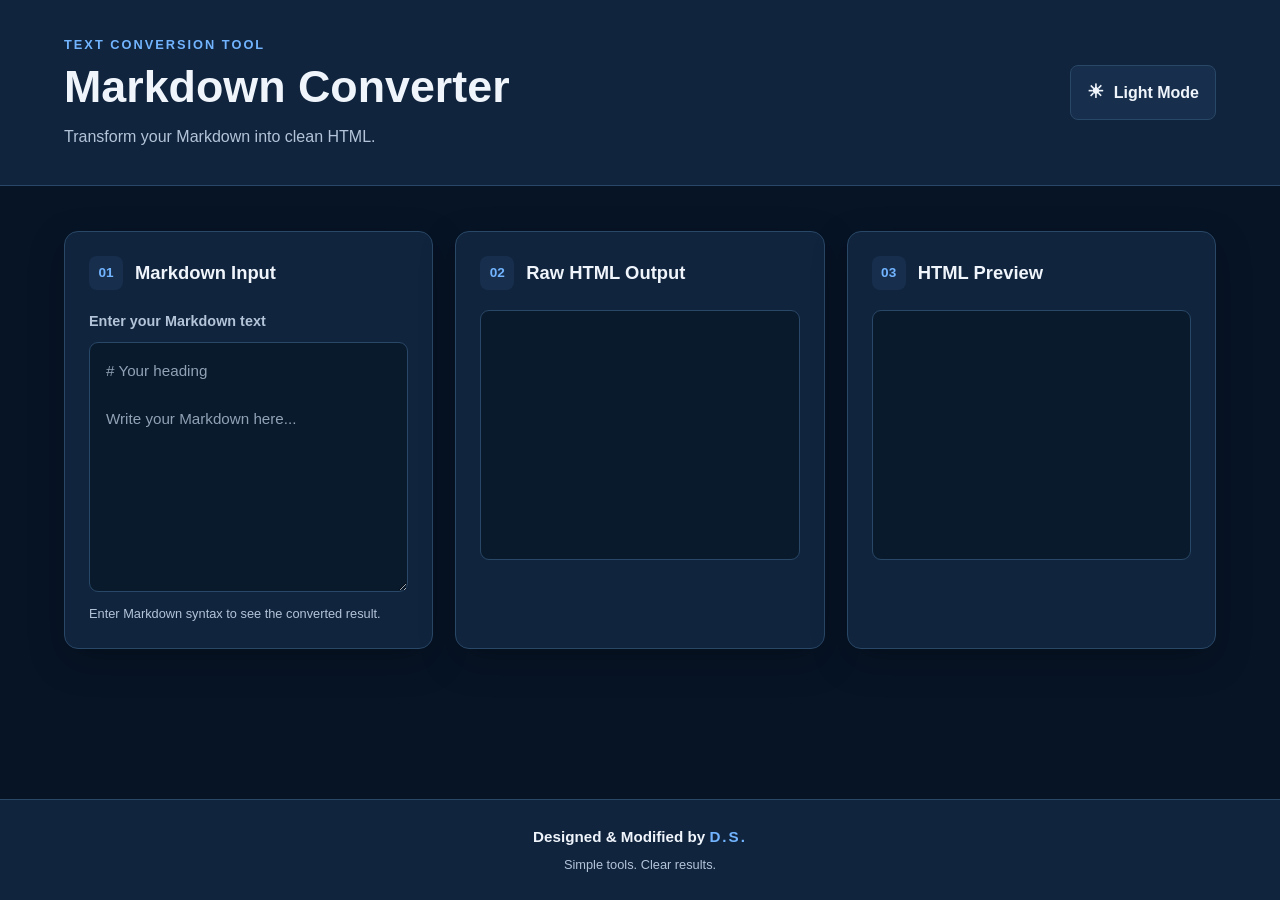
<file: javascript-course-certification-projects/1.markdown-to-html-converter/index.html>
<!DOCTYPE html>
<html lang="en">

<head>
    <meta charset="UTF-8">
    <meta name="viewport" content="width=device-width, initial-scale=1.0">
    <meta name="theme-color" content="#071426">
    <meta name="description" content="A simple and accessible Markdown to HTML converter.">
    <title>Markdown to HTML Converter</title>
    <link rel="stylesheet" href="styles.css">
    <script src="script.js" defer></script>
</head>

<body>
    <a class="skip-link" href="#markdown-input">Skip to converter</a>

    <header class="page-header">
        <div class="header-content">
            <div>
                <p class="eyebrow">TEXT CONVERSION TOOL</p>
                <h1>Markdown Converter</h1>
                <p class="subtitle">
                    Transform your Markdown into clean HTML.
                </p>
            </div>

            <button
                id="theme-toggle"
                type="button"
                aria-label="Switch to light mode"
                aria-pressed="false"
            >
                <span id="theme-icon" aria-hidden="true">☀</span>
                <span id="theme-label">Light Mode</span>
            </button>
        </div>
    </header>

    <main id="main-content">
        <section id="container" aria-label="Markdown converter">

            <div class="container">
                <div class="section-heading">
                    <span class="step-number" aria-hidden="true">01</span>
                    <h2>Markdown Input</h2>
                </div>

                <label for="markdown-input">
                    Enter your Markdown text
                </label>

                <textarea
                    id="markdown-input"
                    placeholder="# Your heading&#10;&#10;Write your Markdown here..."
                    spellcheck="false"
                    aria-describedby="input-help"
                ></textarea>

                <p id="input-help" class="help-text">
                    Enter Markdown syntax to see the converted result.
                </p>
            </div>

            <div class="container">
                <div class="section-heading">
                    <span class="step-number" aria-hidden="true">02</span>
                    <h2>Raw HTML Output</h2>
                </div>

                <div
                    id="html-output"
                    role="region"
                    aria-label="Generated HTML code"
                    aria-live="polite"
                    tabindex="0"
                ></div>
            </div>

            <div class="container">
                <div class="section-heading">
                    <span class="step-number" aria-hidden="true">03</span>
                    <h2>HTML Preview</h2>
                </div>

                <div
                    id="preview"
                    role="region"
                    aria-label="Rendered HTML preview"
                ></div>
            </div>

        </section>
    </main>

    <footer>
        <p>Designed &amp; Modified by <span>D.S.</span></p>
        <p class="footer-subtitle">Simple tools. Clear results.</p>
    </footer>
</body>

</html>
</file>
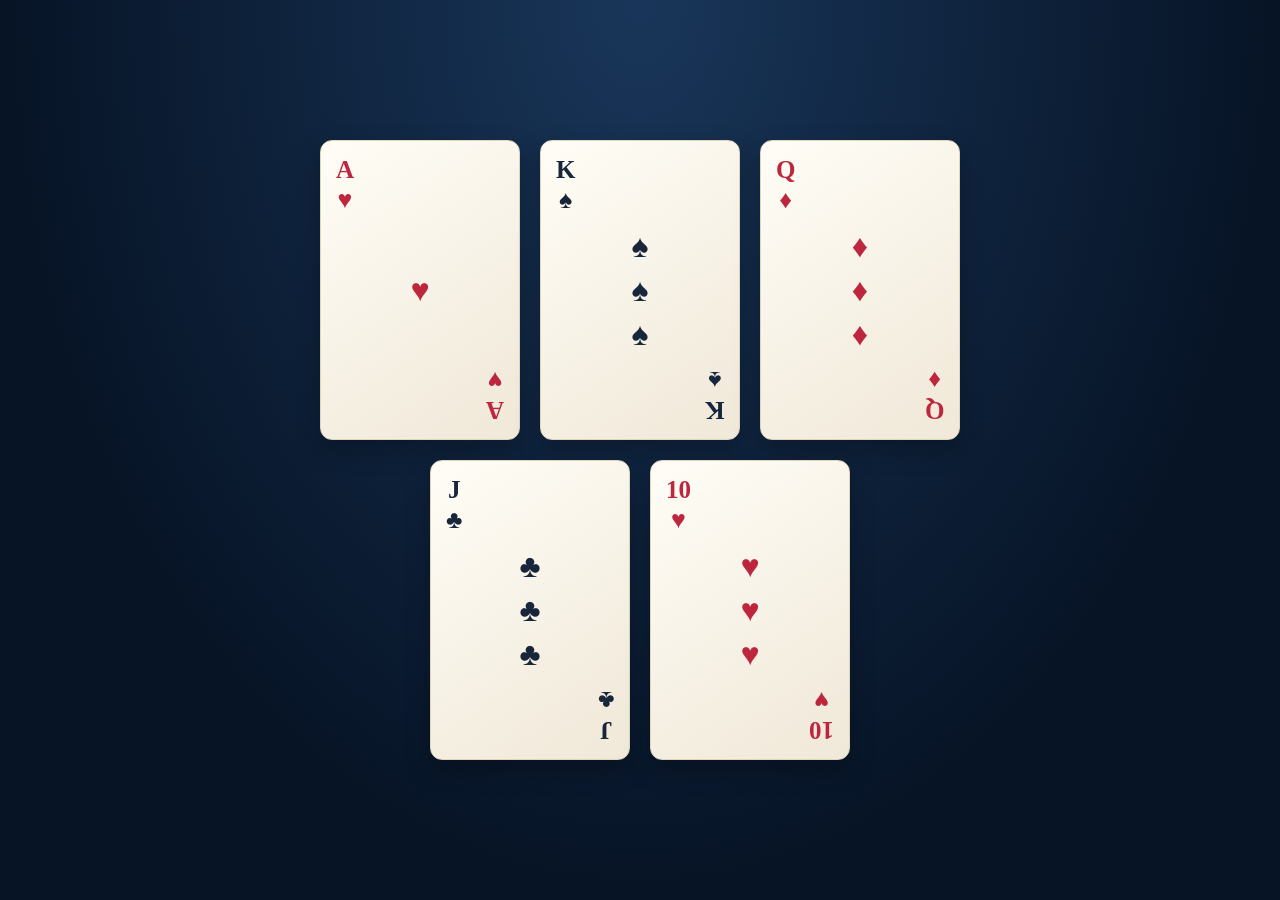
<file: responsive-web-design-course-certification-projects/2.playing-cards-page/index.html>
<!DOCTYPE html>
<html lang="en">

<head>
  <meta charset="UTF-8">
  <meta name="viewport" content="width=device-width, initial-scale=1.0">
  <title>Playing Cards</title>
  <link rel="stylesheet" href="styles.css">
</head>

<body>
  <main id="playing-cards">
    <!-- Ace of hearts -->
    <div class="card hearts">
      <div class="left">
        <span>A</span>
        <span>♥</span>
      </div>
      <div class="middle">
        <span>♥</span>
      </div>
      <div class="right">
        <span>A</span>
        <span>♥</span>
      </div>
    </div>

    <!-- King of spades -->
    <div class="card spades">
      <div class="left">
        <span>K</span>
        <span>♠</span>
      </div>
      <div class="middle">
        <span>♠</span>
        <span>♠</span>
        <span>♠</span>
      </div>
      <div class="right">
        <span>K</span>
        <span>♠</span>
      </div>
    </div>

    <!-- Queen of diamonds -->
    <div class="card diamonds">
      <div class="left">
        <span>Q</span>
        <span>♦</span>
      </div>
      <div class="middle">
        <span>♦</span>
        <span>♦</span>
        <span>♦</span>
      </div>
      <div class="right">
        <span>Q</span>
        <span>♦</span>
      </div>
    </div>

    <!-- Jack of clubs -->
    <div class="card clubs">
      <div class="left">
        <span>J</span>
        <span>♣</span>
      </div>
      <div class="middle">
        <span>♣</span>
        <span>♣</span>
        <span>♣</span>
      </div>
      <div class="right">
        <span>J</span>
        <span>♣</span>
      </div>
    </div>

    <!-- Ten of hearts -->
    <div class="card hearts">
      <div class="left">
        <span>10</span>
        <span>♥</span>
      </div>
      <div class="middle">
        <span>♥</span>
        <span>♥</span>
        <span>♥</span>
      </div>
      <div class="right">
        <span>10</span>
        <span>♥</span>
      </div>
    </div>
  </main>
</body>

</html>
</file>
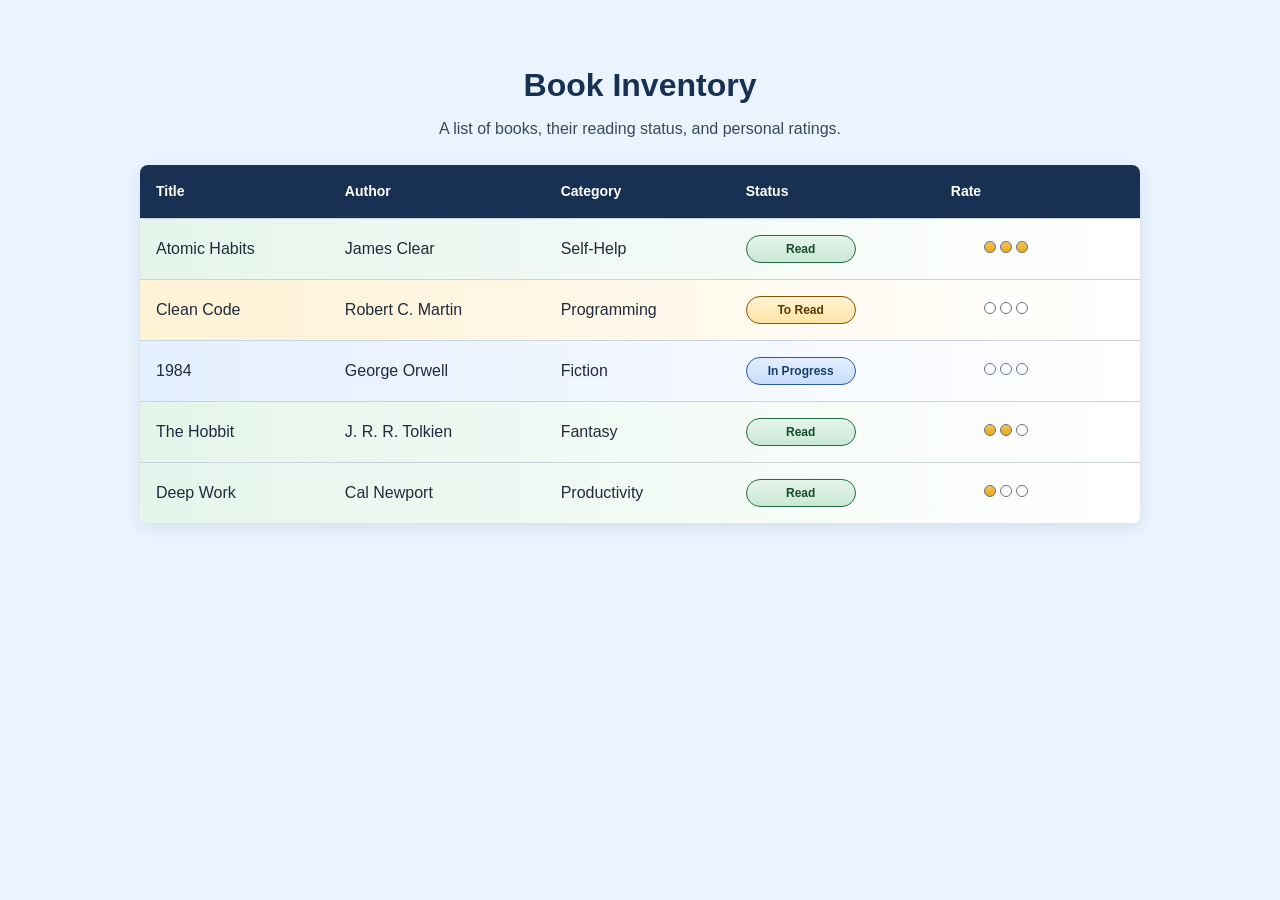
<file: responsive-web-design-course-certification-projects/3.book-inventory-app/index.html>
<!DOCTYPE html><html lang="en">
<head>
  <meta charset="UTF-8">
  <meta name="viewport" content="width=device-width, initial-scale=1.0">
  <title>Book Inventory</title>
  <link rel="stylesheet" href="styles.css">
</head>
<body>
  <main>
    <h1 id="page-title">Book Inventory</h1><p id="table-description">
  A list of books, their reading status, and personal ratings.
</p>

<div class="table-container">
  <table aria-labelledby="page-title" aria-describedby="table-description">
    <thead>
      <tr>
        <th scope="col">Title</th>
        <th scope="col">Author</th>
        <th scope="col">Category</th>
        <th scope="col">Status</th>
        <th scope="col">Rate</th>
      </tr>
    </thead>
    <tbody>
      <tr class="read">
        <td>Atomic Habits</td>
        <td>James Clear</td>
        <td>Self-Help</td>
        <td><span class="status">Read</span></td>
        <td>
          <span class="rate three" role="img" aria-label="Rating: 3 out of 3">
            <span></span><span></span><span></span>
          </span>
        </td>
      </tr>

      <tr class="to-read">
        <td>Clean Code</td>
        <td>Robert C. Martin</td>
        <td>Programming</td>
        <td><span class="status">To Read</span></td>
        <td>
          <span class="rate" role="img" aria-label="Not rated">
            <span></span><span></span><span></span>
          </span>
        </td>
      </tr>

      <tr class="in-progress">
        <td>1984</td>
        <td>George Orwell</td>
        <td>Fiction</td>
        <td><span class="status">In Progress</span></td>
        <td>
          <span class="rate" role="img" aria-label="Not rated">
            <span></span><span></span><span></span>
          </span>
        </td>
      </tr>

      <tr class="read">
        <td>The Hobbit</td>
        <td>J. R. R. Tolkien</td>
        <td>Fantasy</td>
        <td><span class="status">Read</span></td>
        <td>
          <span class="rate two" role="img" aria-label="Rating: 2 out of 3">
            <span></span><span></span><span></span>
          </span>
        </td>
      </tr>

      <tr class="read">
        <td>Deep Work</td>
        <td>Cal Newport</td>
        <td>Productivity</td>
        <td><span class="status">Read</span></td>
        <td>
          <span class="rate one" role="img" aria-label="Rating: 1 out of 3">
            <span></span><span></span><span></span>
          </span>
        </td>
      </tr>
    </tbody>
  </table>
</div>

  </main>
</body>
</html>
</file>
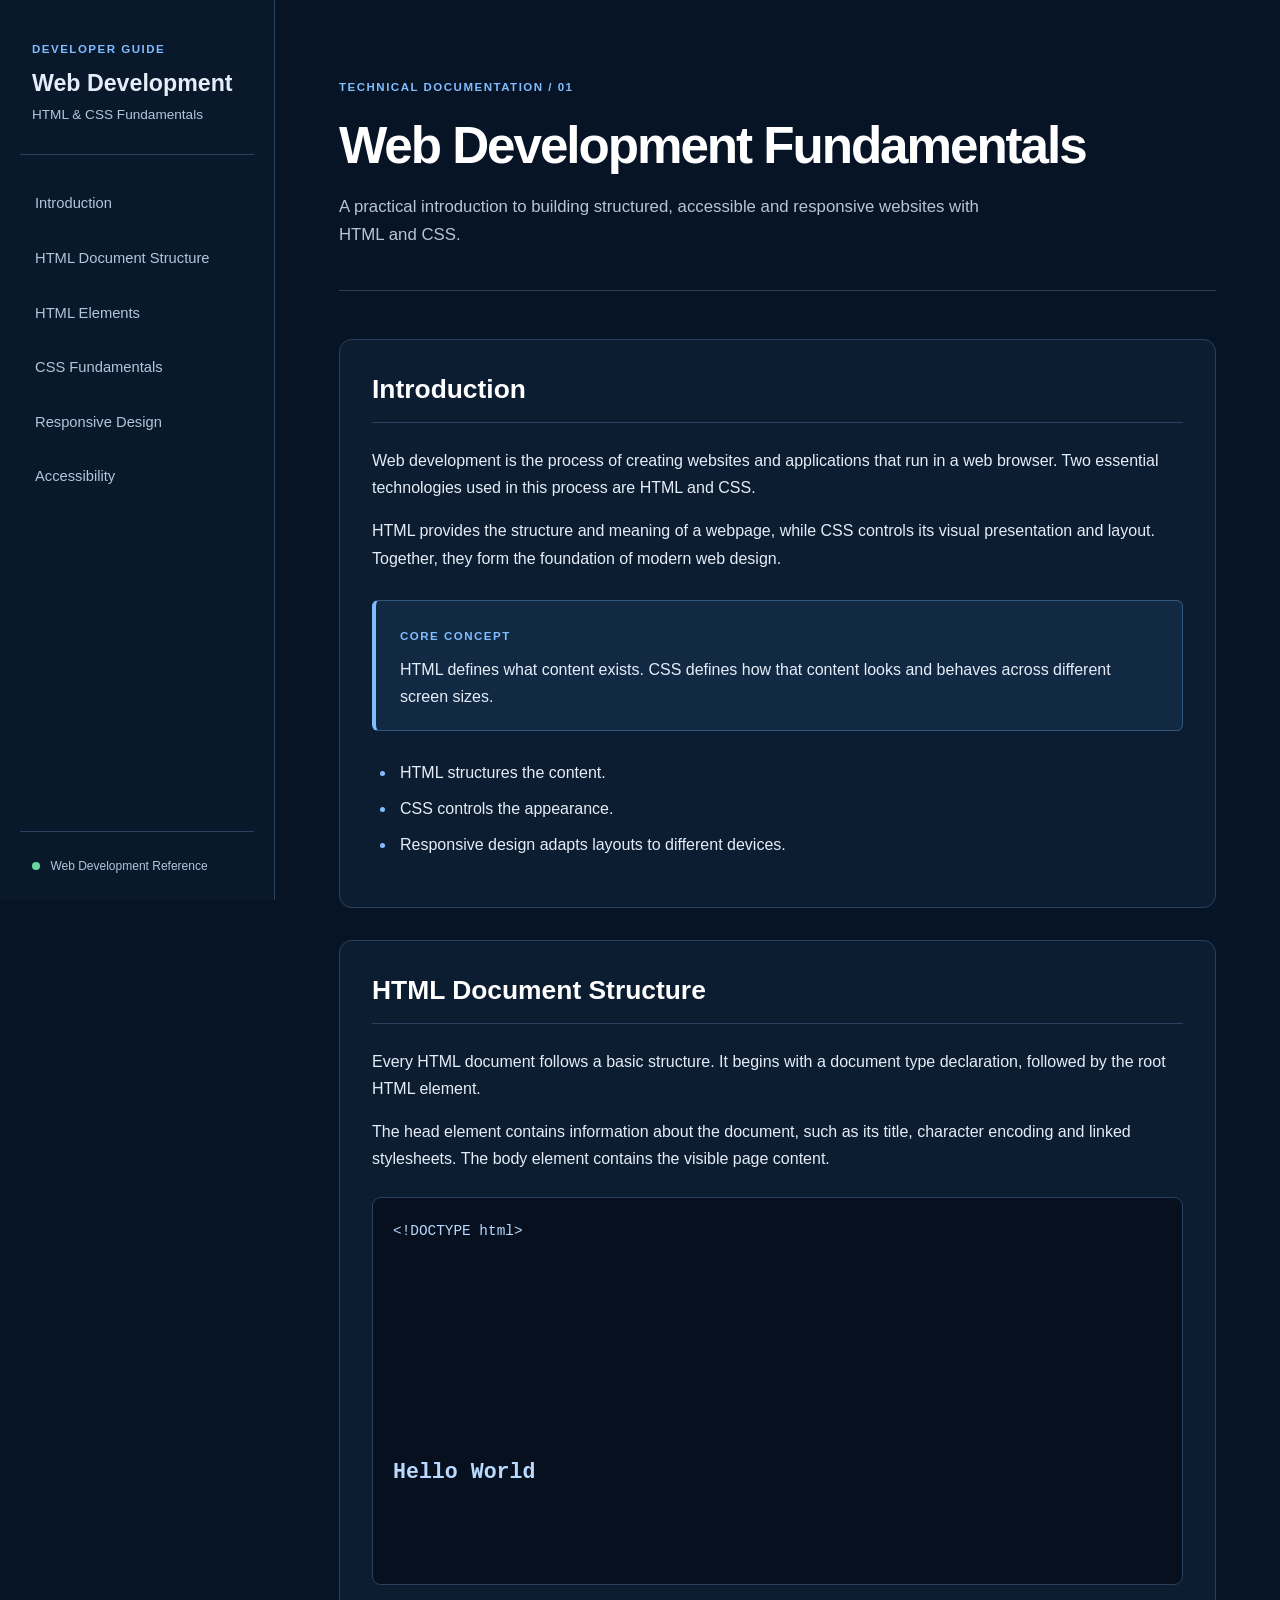
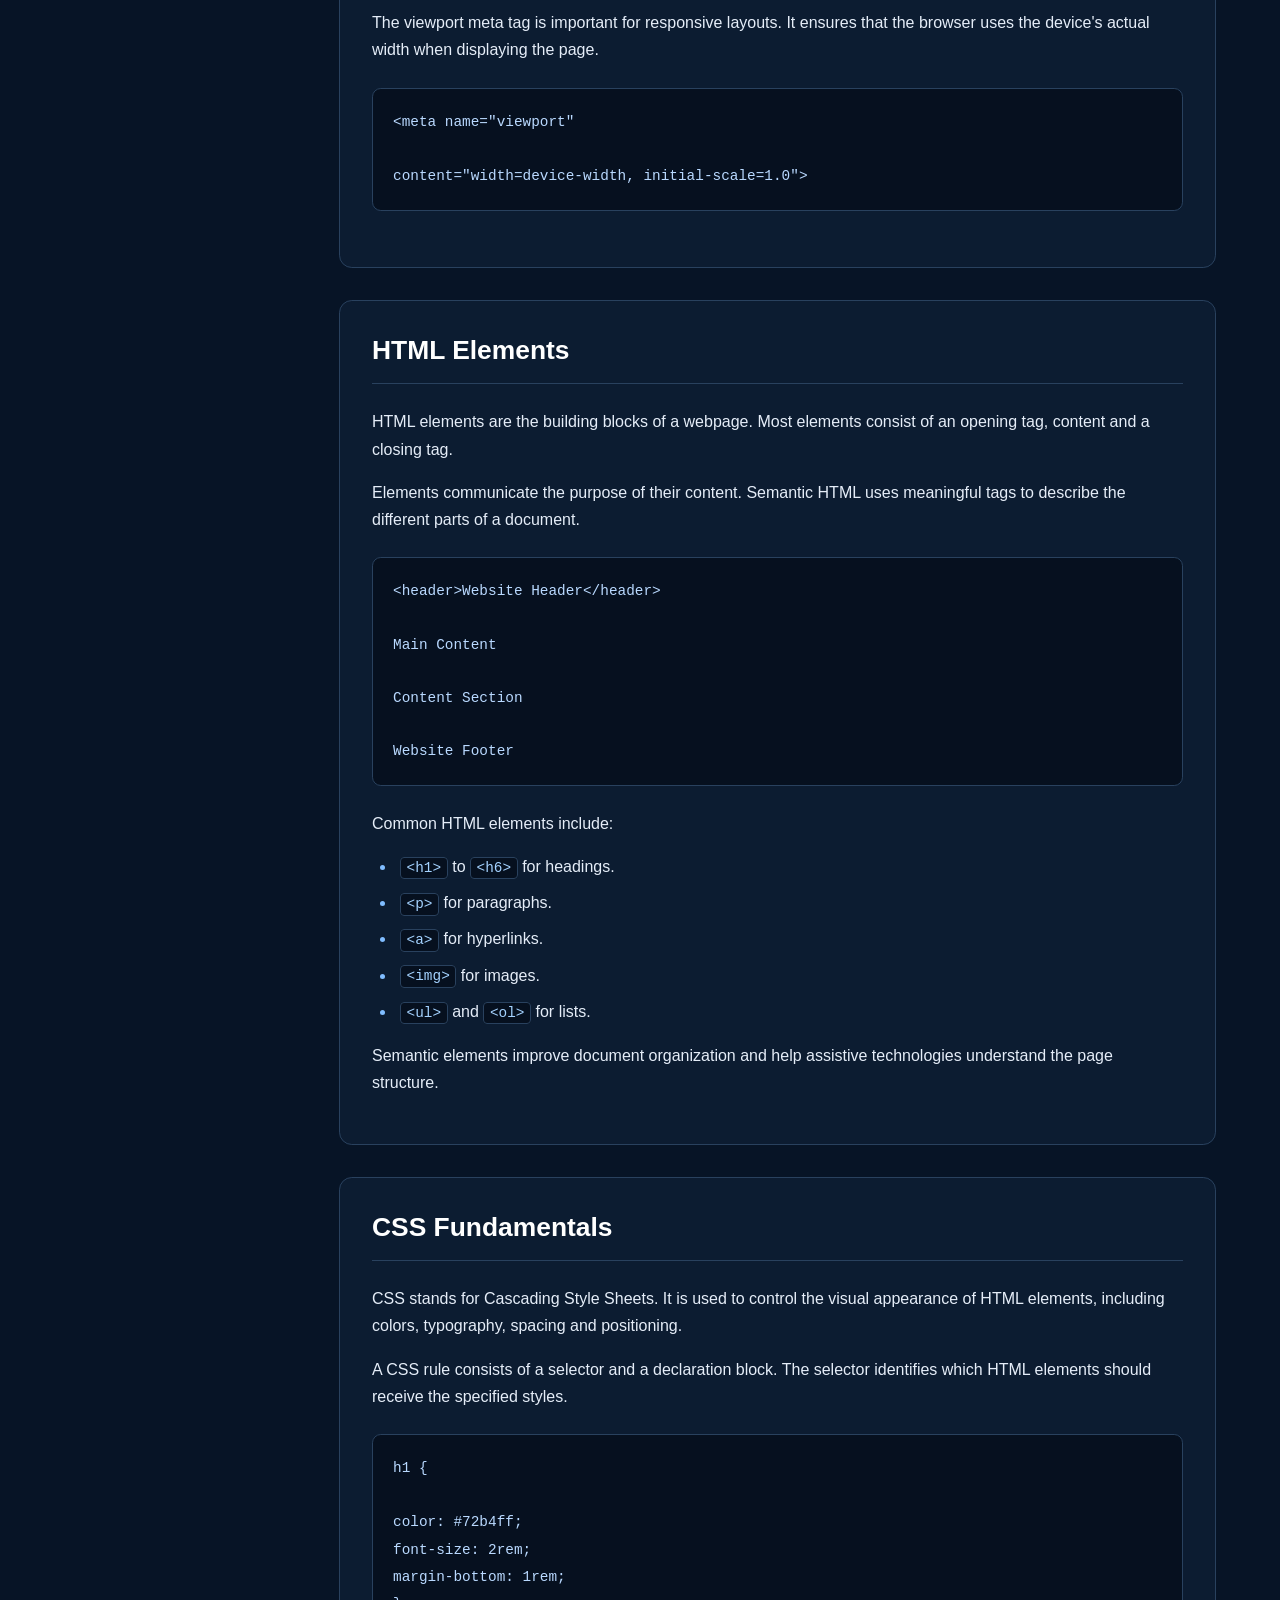
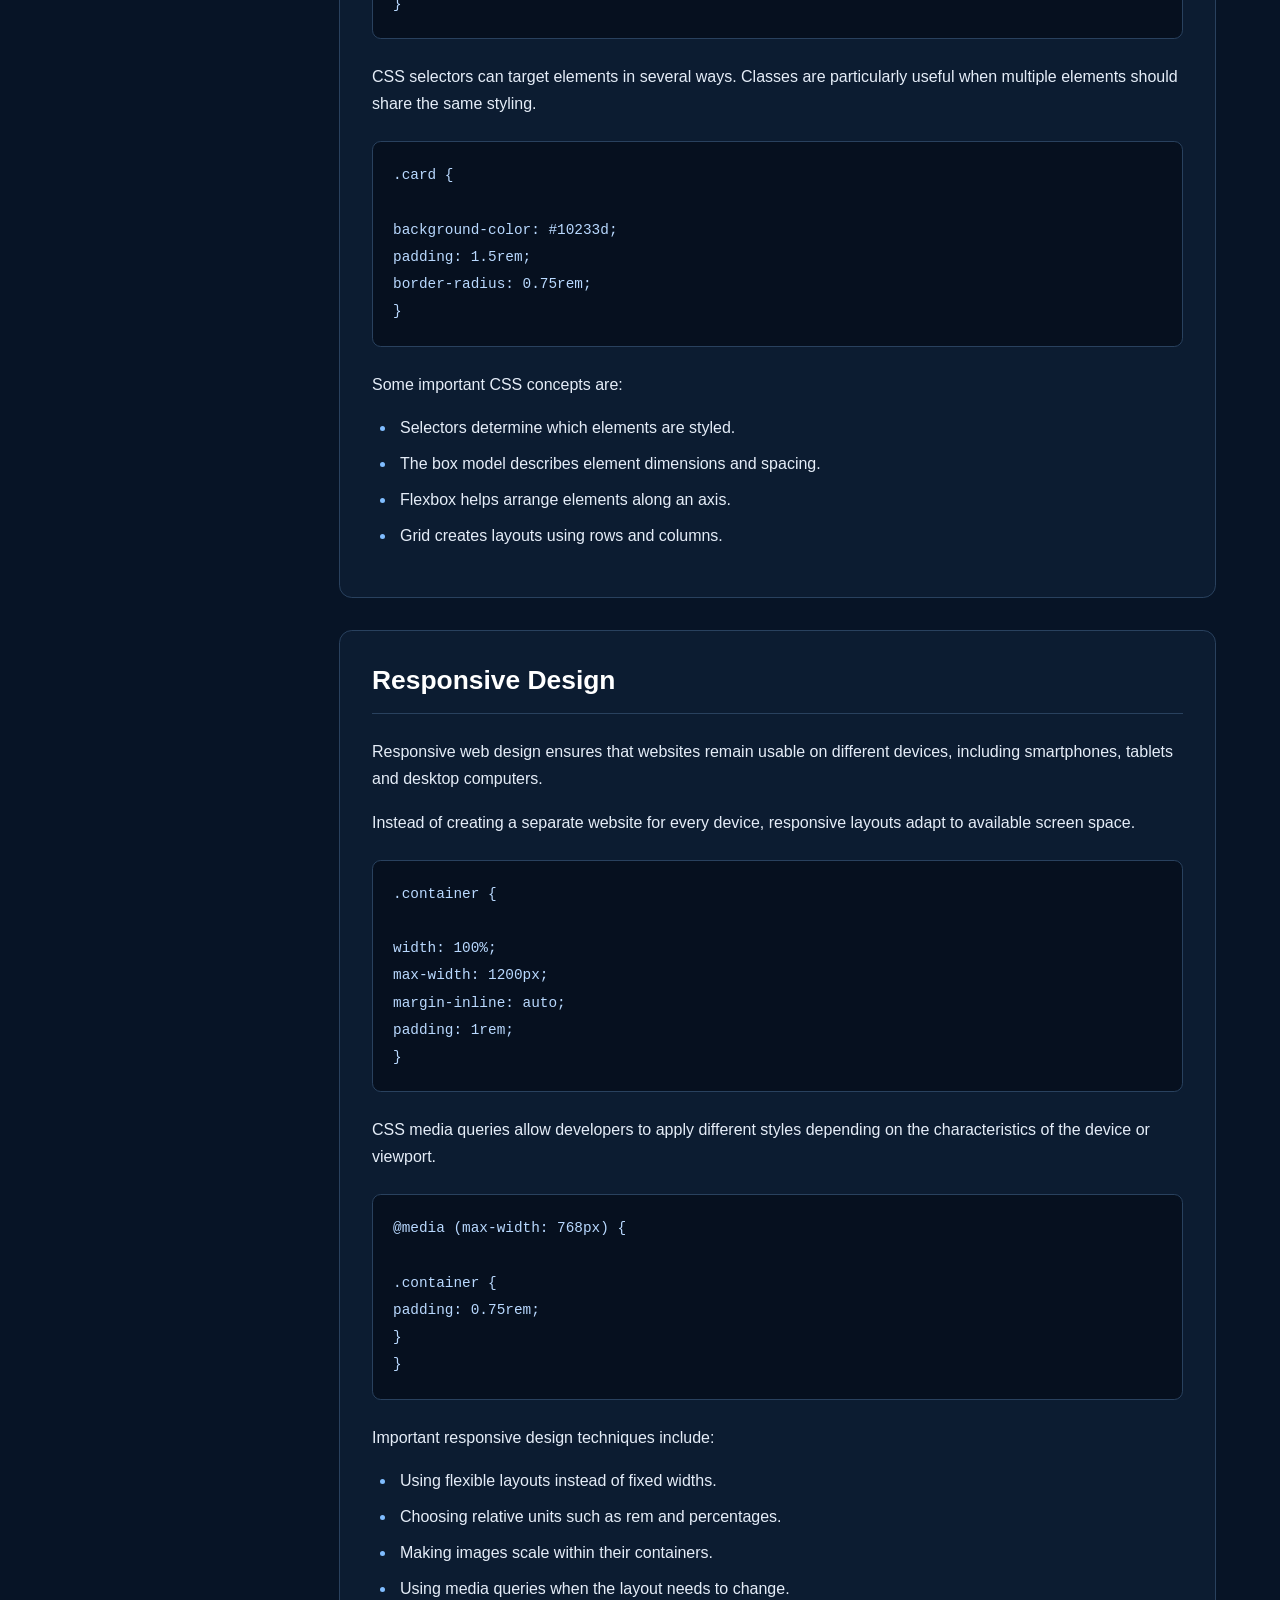
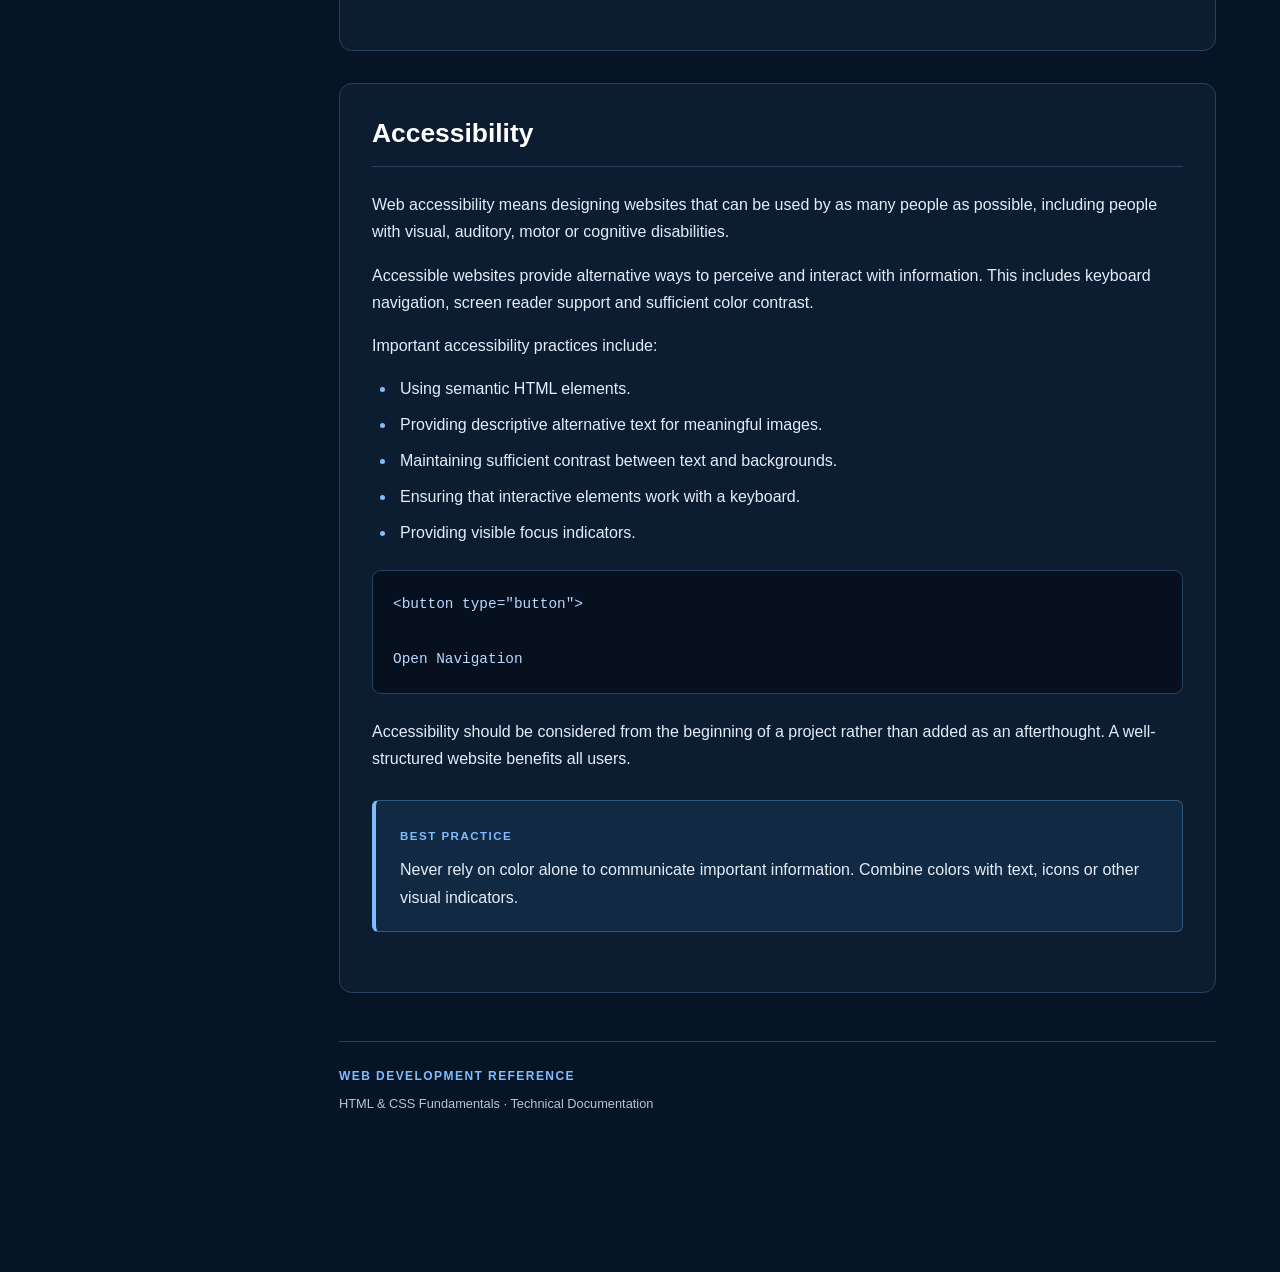
<file: responsive-web-design-course-certification-projects/4.technical-documentation-page/index.html>
<!DOCTYPE html><html lang="en">
<head>
  <meta charset="UTF-8">
  <meta name="viewport" content="width=device-width, initial-scale=1.0">
  <meta name="description" content="A technical guide to HTML and CSS fundamentals, covering document structure, elements, styling and responsive design.">
  <title>Web Development | Technical Documentation</title>
  <link rel="stylesheet" href="styles.css">
</head>
<body><a class="skip-link" href="#main-doc">Skip to main content</a>

  <nav id="navbar" aria-label="Documentation navigation">
    <header>
      <span class="nav-label">DEVELOPER GUIDE</span>
      <span class="nav-title">Web Development</span>
      <span class="nav-description">HTML & CSS Fundamentals</span>
    </header><div class="nav-links">
  <a class="nav-link" href="#Introduction">Introduction</a>
  <a class="nav-link" href="#HTML_Document_Structure">HTML Document Structure</a>
  <a class="nav-link" href="#HTML_Elements">HTML Elements</a>
  <a class="nav-link" href="#CSS_Fundamentals">CSS Fundamentals</a>
  <a class="nav-link" href="#Responsive_Design">Responsive Design</a>
  <a class="nav-link" href="#Accessibility">Accessibility</a>
</div>

<div class="nav-footer">
  <span class="status-dot" aria-hidden="true"></span>
  Web Development Reference
</div>

  </nav>  <main id="main-doc"><div class="page-heading">
  <span class="eyebrow">TECHNICAL DOCUMENTATION / 01</span>
  <h1>Web Development Fundamentals</h1>
  <p>
    A practical introduction to building structured, accessible
    and responsive websites with HTML and CSS.
  </p>
</div>

<section class="main-section" id="Introduction">
  <header>Introduction</header>

  <p>
    Web development is the process of creating websites and
    applications that run in a web browser. Two essential
    technologies used in this process are HTML and CSS.
  </p>

  <p>
    HTML provides the structure and meaning of a webpage,
    while CSS controls its visual presentation and layout.
    Together, they form the foundation of modern web design.
  </p>

  <div class="info-card">
    <span class="card-label">CORE CONCEPT</span>
    <p>
      HTML defines what content exists. CSS defines how that
      content looks and behaves across different screen sizes.
    </p>
  </div>

  <ul>
    <li>HTML structures the content.</li>
    <li>CSS controls the appearance.</li>
    <li>Responsive design adapts layouts to different devices.</li>
  </ul>
</section>

<section class="main-section" id="HTML_Document_Structure">
  <header>HTML Document Structure</header>

  <p>
    Every HTML document follows a basic structure. It begins
    with a document type declaration, followed by the root
    HTML element.
  </p>

  <p>
    The head element contains information about the document,
    such as its title, character encoding and linked stylesheets.
    The body element contains the visible page content.
  </p>

  <pre><code>&lt;!DOCTYPE html&gt;

<html lang="en">
<head>
<meta charset="UTF-8">
<title>My Website</title>
</head>
<body>
<h1>Hello World</h1>
</body>
</html></code></pre>

  <p>
    The viewport meta tag is important for responsive layouts.
    It ensures that the browser uses the device's actual width
    when displaying the page.
  </p>

  <pre><code>&lt;meta name="viewport"

content="width=device-width, initial-scale=1.0"></code></pre>
</section>

<section class="main-section" id="HTML_Elements">
  <header>HTML Elements</header>

  <p>
    HTML elements are the building blocks of a webpage.
    Most elements consist of an opening tag, content and
    a closing tag.
  </p>

  <p>
    Elements communicate the purpose of their content.
    Semantic HTML uses meaningful tags to describe the
    different parts of a document.
  </p>

  <pre><code>&lt;header&gt;Website Header&lt;/header&gt;

<main>Main Content</main>
<section>Content Section</section>
<footer>Website Footer</footer></code></pre>

  <p>Common HTML elements include:</p>

  <ul>
    <li><code>&lt;h1&gt;</code> to <code>&lt;h6&gt;</code> for headings.</li>
    <li><code>&lt;p&gt;</code> for paragraphs.</li>
    <li><code>&lt;a&gt;</code> for hyperlinks.</li>
    <li><code>&lt;img&gt;</code> for images.</li>
    <li><code>&lt;ul&gt;</code> and <code>&lt;ol&gt;</code> for lists.</li>
  </ul>

  <p>
    Semantic elements improve document organization and help
    assistive technologies understand the page structure.
  </p>
</section>

<section class="main-section" id="CSS_Fundamentals">
  <header>CSS Fundamentals</header>

  <p>
    CSS stands for Cascading Style Sheets. It is used to control
    the visual appearance of HTML elements, including colors,
    typography, spacing and positioning.
  </p>

  <p>
    A CSS rule consists of a selector and a declaration block.
    The selector identifies which HTML elements should receive
    the specified styles.
  </p>

  <pre><code>h1 {

color: #72b4ff;
font-size: 2rem;
margin-bottom: 1rem;
}</code></pre>

  <p>
    CSS selectors can target elements in several ways.
    Classes are particularly useful when multiple elements
    should share the same styling.
  </p>

  <pre><code>.card {

background-color: #10233d;
padding: 1.5rem;
border-radius: 0.75rem;
}</code></pre>

  <p>Some important CSS concepts are:</p>

  <ul>
    <li>Selectors determine which elements are styled.</li>
    <li>The box model describes element dimensions and spacing.</li>
    <li>Flexbox helps arrange elements along an axis.</li>
    <li>Grid creates layouts using rows and columns.</li>
  </ul>
</section>

<section class="main-section" id="Responsive_Design">
  <header>Responsive Design</header>

  <p>
    Responsive web design ensures that websites remain usable
    on different devices, including smartphones, tablets
    and desktop computers.
  </p>

  <p>
    Instead of creating a separate website for every device,
    responsive layouts adapt to available screen space.
  </p>

  <pre><code>.container {

width: 100%;
max-width: 1200px;
margin-inline: auto;
padding: 1rem;
}</code></pre>

  <p>
    CSS media queries allow developers to apply different
    styles depending on the characteristics of the device
    or viewport.
  </p>

  <pre><code>@media (max-width: 768px) {

.container {
padding: 0.75rem;
}
}</code></pre>

  <p>Important responsive design techniques include:</p>

  <ul>
    <li>Using flexible layouts instead of fixed widths.</li>
    <li>Choosing relative units such as rem and percentages.</li>
    <li>Making images scale within their containers.</li>
    <li>Using media queries when the layout needs to change.</li>
  </ul>
</section>

<section class="main-section" id="Accessibility">
  <header>Accessibility</header>

  <p>
    Web accessibility means designing websites that can
    be used by as many people as possible, including people
    with visual, auditory, motor or cognitive disabilities.
  </p>

  <p>
    Accessible websites provide alternative ways to perceive
    and interact with information. This includes keyboard
    navigation, screen reader support and sufficient color contrast.
  </p>

  <p>Important accessibility practices include:</p>

  <ul>
    <li>Using semantic HTML elements.</li>
    <li>Providing descriptive alternative text for meaningful images.</li>
    <li>Maintaining sufficient contrast between text and backgrounds.</li>
    <li>Ensuring that interactive elements work with a keyboard.</li>
    <li>Providing visible focus indicators.</li>
  </ul>

  <pre><code>&lt;button type="button"&gt;

Open Navigation
</button></code></pre>

  <p>
    Accessibility should be considered from the beginning
    of a project rather than added as an afterthought.
    A well-structured website benefits all users.
  </p>

  <div class="info-card">
    <span class="card-label">BEST PRACTICE</span>
    <p>
      Never rely on color alone to communicate important
      information. Combine colors with text, icons or other
      visual indicators.
    </p>
  </div>
</section>

<footer class="page-footer">
  <p>WEB DEVELOPMENT REFERENCE</p>
  <span>HTML & CSS Fundamentals · Technical Documentation</span>
</footer>

  </main></body>
</html>
</file>
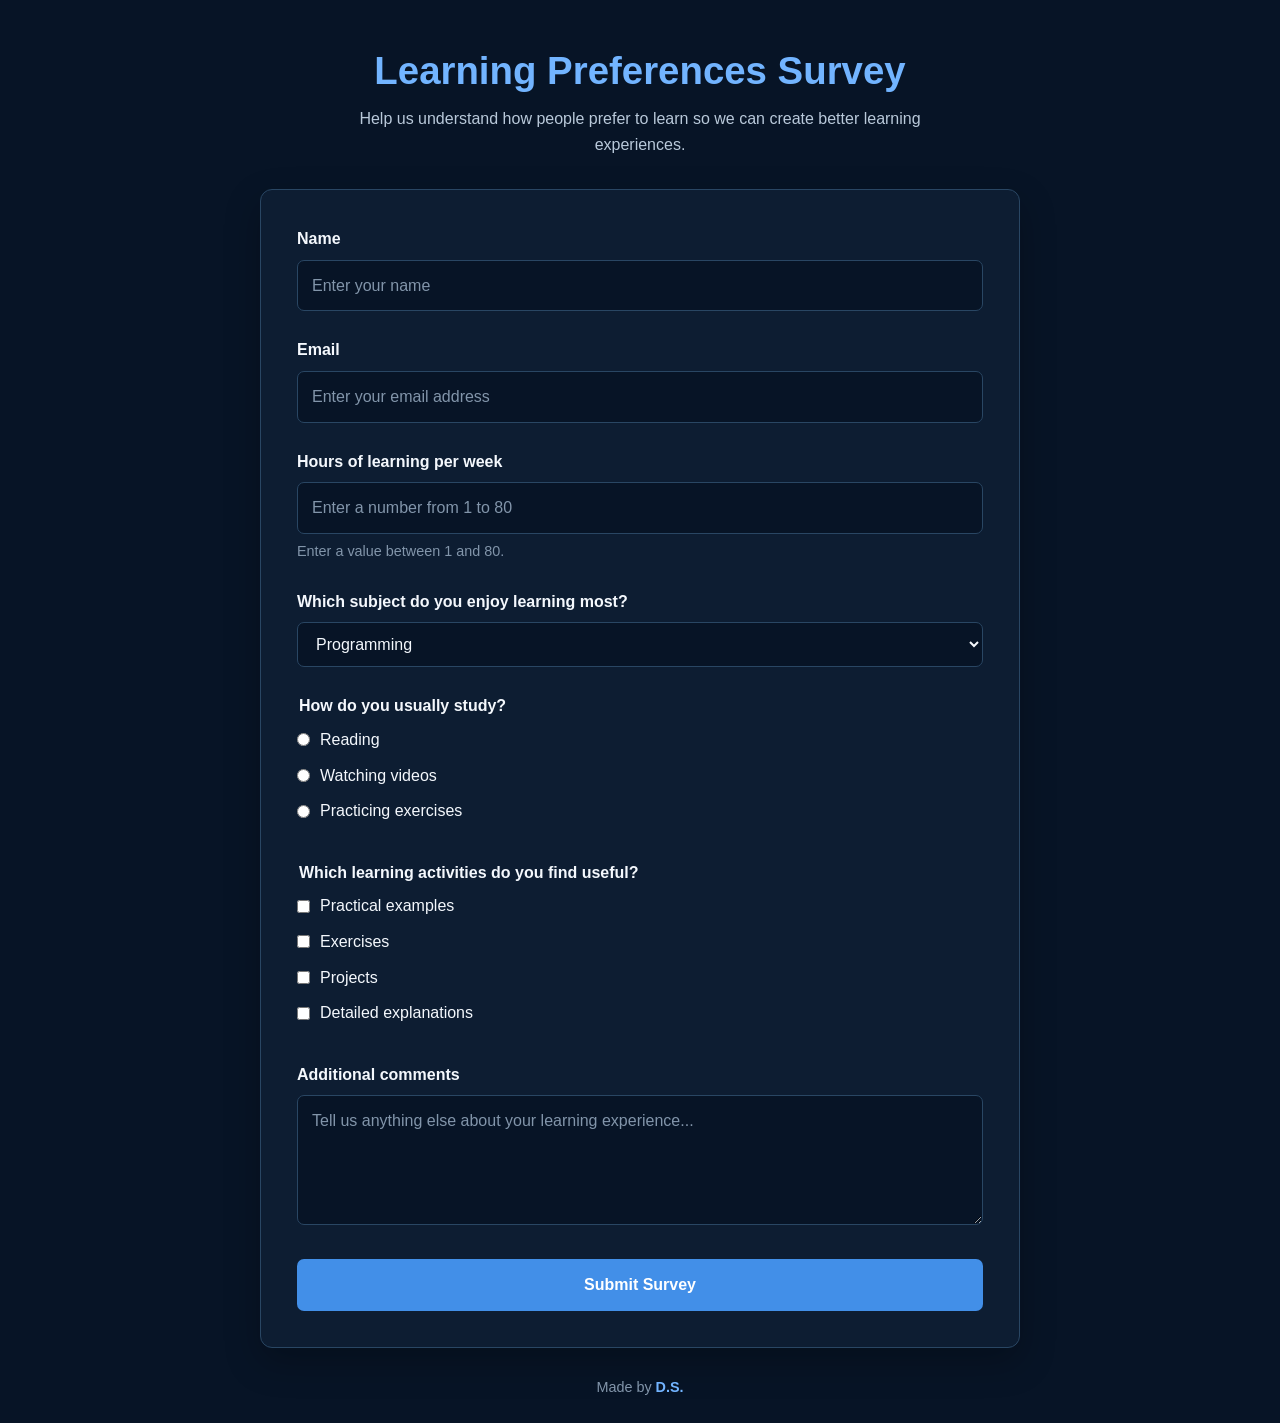
<file: responsive-web-design-course-certification-projects/1.build-a-survey-form/build-a-survey-form.html>
<!DOCTYPE html>
<html lang="en">
<head>
  <meta charset="UTF-8">
  <meta name="viewport" content="width=device-width, initial-scale=1.0">
  <title>Learning Preferences Survey</title>

  <style>
    /* Base */
    * {
      box-sizing: border-box;
    }

    :root {
      --background: #071426;
      --surface: #0d1d32;
      --border: #294663;
      --primary: #72b4ff;
      --primary-strong: #428fe8;
      --text: #f4f8fd;
      --text-muted: #b9c9da;
      --placeholder: #8295aa;
    }

    body {
      margin: 0;
      min-height: 100vh;
      font-family: Arial, Helvetica, sans-serif;
      font-size: 16px;
      line-height: 1.6;
      background: var(--background);
      color: var(--text);
    }

    .container {
      width: min(90%, 760px);
      margin: 0 auto;
      padding: 48px 0 24px;
    }

    /* Header */
    header {
      margin-bottom: 32px;
      text-align: center;
    }

    #title {
      margin: 0 0 12px;
      color: var(--primary);
      font-size: 2.4rem;
      line-height: 1.2;
    }

    #description {
      max-width: 620px;
      margin: 0 auto;
      color: var(--text-muted);
    }

    /* Form */
    #survey-form {
      padding: 36px;
      border: 1px solid var(--border);
      border-radius: 12px;
      background: var(--surface);
      box-shadow: 0 14px 35px rgba(0, 0, 0, 0.25);
    }

    .form-group {
      margin-bottom: 26px;
    }

    label,
    legend {
      display: block;
      margin-bottom: 8px;
      font-weight: 600;
    }

    input,
    select,
    textarea {
      width: 100%;
      padding: 12px 14px;
      border: 1px solid var(--border);
      border-radius: 7px;
      background: var(--background);
      color: var(--text);
      font: inherit;
    }

    input::placeholder,
    textarea::placeholder {
      color: var(--placeholder);
    }

    input:focus,
    select:focus,
    textarea:focus {
      outline: 2px solid var(--primary);
      outline-offset: 2px;
      border-color: var(--primary);
    }

    select {
      cursor: pointer;
    }

    /* Choice groups */
    fieldset {
      margin: 0 0 26px;
      padding: 0;
      border: 0;
    }

    .choice {
      display: flex;
      align-items: center;
      gap: 10px;
      margin-bottom: 10px;
      font-weight: 400;
      cursor: pointer;
    }

    .choice input {
      width: auto;
      margin: 0;
      accent-color: var(--primary);
    }

    /* Comments */
    textarea {
      min-height: 130px;
      resize: vertical;
    }

    .hint {
      margin: 6px 0 0;
      color: var(--placeholder);
      font-size: 0.9rem;
    }

    /* Submit button */
    #submit {
      width: 100%;
      padding: 13px;
      border: 0;
      border-radius: 7px;
      background: var(--primary-strong);
      color: #ffffff;
      font: inherit;
      font-weight: 700;
      cursor: pointer;
    }

    #submit:hover {
      background: var(--primary);
    }

    #submit:focus {
      outline: 2px solid var(--text);
      outline-offset: 3px;
    }

    /* Footer */
    .footer {
      margin-top: 28px;
      text-align: center;
    }

    .footer p {
      margin: 0;
      color: var(--placeholder);
      font-size: 0.9rem;
    }

    .footer span {
      color: var(--primary);
      font-weight: 600;
    }

    /* Small screens */
    @media (max-width: 600px) {
      .container {
        width: 94%;
        padding-top: 30px;
      }

      #survey-form {
        padding: 24px;
      }

      #title {
        font-size: 2rem;
      }
    }
  </style>
</head>

<body>
  <main class="container">
    <!-- Survey introduction -->
    <header>
      <h1 id="title">Learning Preferences Survey</h1>
      <p id="description">
        Help us understand how people prefer to learn so we can create
        better learning experiences.
      </p>
    </header>

    <!-- Survey fields -->
    <form id="survey-form">
      <div class="form-group">
        <label id="name-label" for="name">Name</label>
        <input
          id="name"
          name="name"
          type="text"
          placeholder="Enter your name"
          required
        >
      </div>

      <div class="form-group">
        <label id="email-label" for="email">Email</label>
        <input
          id="email"
          name="email"
          type="email"
          placeholder="Enter your email address"
          required
        >
      </div>

      <div class="form-group">
        <label id="number-label" for="number">
          Hours of learning per week
        </label>
        <input
          id="number"
          name="learning-hours"
          type="number"
          min="1"
          max="80"
          placeholder="Enter a number from 1 to 80"
        >
        <p class="hint">Enter a value between 1 and 80.</p>
      </div>

      <div class="form-group">
        <label for="dropdown">
          Which subject do you enjoy learning most?
        </label>
        <select id="dropdown" name="favorite-subject">
          <option value="programming">Programming</option>
          <option value="mathematics">Mathematics</option>
          <option value="science">Science</option>
          <option value="languages">Languages</option>
        </select>
      </div>

      <fieldset>
        <legend>How do you usually study?</legend>
        <label class="choice">
          <input type="radio" name="study-method" value="reading">
          Reading
        </label>
        <label class="choice">
          <input type="radio" name="study-method" value="videos">
          Watching videos
        </label>
        <label class="choice">
          <input type="radio" name="study-method" value="practice">
          Practicing exercises
        </label>
      </fieldset>

      <fieldset>
        <legend>Which learning activities do you find useful?</legend>
        <label class="choice">
          <input type="checkbox" name="activity" value="examples">
          Practical examples
        </label>
        <label class="choice">
          <input type="checkbox" name="activity" value="exercises">
          Exercises
        </label>
        <label class="choice">
          <input type="checkbox" name="activity" value="projects">
          Projects
        </label>
        <label class="choice">
          <input type="checkbox" name="activity" value="explanations">
          Detailed explanations
        </label>
      </fieldset>

      <div class="form-group">
        <label for="comments">Additional comments</label>
        <textarea
          id="comments"
          name="comments"
          placeholder="Tell us anything else about your learning experience..."
        ></textarea>
      </div>

      <button id="submit" type="submit">Submit Survey</button>
    </form>

    <footer class="footer">
      <p>Made by <span>D.S.</span></p>
    </footer>
  </main>
</body>
</html>
</file>
<file: javascript-course-certification-projects/1.markdown-to-html-converter/styles.css>
:root {
    color-scheme: dark;

    --background: #071426;
    --surface: #10243d;
    --surface-light: #172f4d;
    --border: #294766;
    --primary: #72b4ff;
    --primary-hover: #9acaff;
    --text: #f0f5fc;
    --text-muted: #b3c4d8;
    --output-background: #091a2d;
    --shadow: 0 12px 35px rgba(0, 0, 0, 0.25);
}

body.light-mode {
    color-scheme: light;

    --background: #edf3fa;
    --surface: #ffffff;
    --surface-light: #e7f0fa;
    --border: #c3d3e5;
    --primary: #145da0;
    --primary-hover: #0d477d;
    --text: #172b42;
    --text-muted: #465c73;
    --output-background: #f3f7fc;
    --shadow: 0 12px 35px rgba(25, 55, 85, 0.10);
}

* {
    box-sizing: border-box;
}

html {
    scroll-behavior: smooth;
}

body {
    min-height: 100vh;
    display: flex;
    flex-direction: column;
    margin: 0;
    padding: 0;
    background: var(--background);
    color: var(--text);
    font-family: Arial, sans-serif;
    line-height: 1.6;
    transition: background 0.2s, color 0.2s;
}

button,
textarea {
    font: inherit;
}

.skip-link {
    position: absolute;
    top: -100px;
    left: 15px;
    z-index: 10;
    padding: 10px 16px;
    border-radius: 6px;
    background: var(--primary);
    color: #071426;
    font-weight: bold;
}

.skip-link:focus {
    top: 15px;
}

.page-header {
    padding: 35px 5%;
    border-bottom: 1px solid var(--border);
    background: var(--surface);
}

.header-content {
    max-width: 1400px;
    display: flex;
    justify-content: space-between;
    align-items: center;
    gap: 25px;
    margin: 0 auto;
}

.eyebrow {
    margin: 0 0 5px;
    color: var(--primary);
    font-size: 0.8rem;
    font-weight: bold;
    letter-spacing: 2px;
}

h1 {
    margin: 0;
    font-size: clamp(1.8rem, 4vw, 2.8rem);
    line-height: 1.2;
}

.subtitle {
    margin: 10px 0 0;
    color: var(--text-muted);
    font-size: 1rem;
}

#theme-toggle {
    display: flex;
    align-items: center;
    gap: 10px;
    padding: 11px 16px;
    border: 1px solid var(--border);
    border-radius: 8px;
    background: var(--surface-light);
    color: var(--text);
    cursor: pointer;
    font-weight: bold;
    white-space: nowrap;
}

#theme-toggle:hover {
    border-color: var(--primary);
    color: var(--primary);
}

#theme-icon {
    font-size: 1.2rem;
}

main {
    width: 100%;
    max-width: 1500px;
    flex: 1;
    margin: 0 auto;
    padding: 45px 5%;
}

#container {
    display: grid;
    grid-template-columns: repeat(3, minmax(0, 1fr));
    align-items: stretch;
    gap: 22px;
}

.container {
    min-width: 0;
    display: flex;
    flex-direction: column;
    padding: 24px;
    border: 1px solid var(--border);
    border-radius: 14px;
    background: var(--surface);
    box-shadow: var(--shadow);
}

.section-heading {
    display: flex;
    align-items: center;
    gap: 12px;
    margin-bottom: 20px;
}

.step-number {
    display: flex;
    width: 34px;
    height: 34px;
    flex-shrink: 0;
    justify-content: center;
    align-items: center;
    border-radius: 8px;
    background: var(--surface-light);
    color: var(--primary);
    font-size: 0.85rem;
    font-weight: bold;
}

h2 {
    margin: 0;
    font-size: 1.15rem;
}

label {
    margin-bottom: 9px;
    color: var(--text-muted);
    font-size: 0.9rem;
    font-weight: bold;
}

#markdown-input,
#html-output,
#preview {
    width: 100%;
    min-height: 250px;
    padding: 16px;
    border: 1px solid var(--border);
    border-radius: 9px;
    background: var(--output-background);
    color: var(--text);
    font-size: 0.95rem;
    line-height: 1.6;
}

#markdown-input {
    resize: vertical;
}

#markdown-input::placeholder {
    color: var(--text-muted);
    opacity: 0.8;
}

#html-output {
    overflow: auto;
    white-space: pre-wrap;
    overflow-wrap: anywhere;
    font-family: Consolas, monospace;
}

#preview {
    overflow-wrap: anywhere;
}

#preview img {
    max-width: 100%;
    height: auto;
}

#preview a {
    color: var(--primary);
    text-decoration: underline;
}

#preview blockquote {
    margin: 12px 0;
    padding: 10px 15px;
    border-left: 4px solid var(--primary);
    background: var(--surface-light);
}

.help-text {
    margin: 12px 0 0;
    color: var(--text-muted);
    font-size: 0.8rem;
}

button:focus-visible,
textarea:focus-visible,
#html-output:focus-visible,
.skip-link:focus-visible {
    outline: 3px solid var(--primary);
    outline-offset: 3px;
}

footer {
    padding: 25px 20px;
    border-top: 1px solid var(--border);
    background: var(--surface);
    text-align: center;
}

footer p {
    margin: 0;
    font-size: 0.95rem;
    font-weight: bold;
}

footer span {
    color: var(--primary);
    letter-spacing: 2px;
}

.footer-subtitle {
    margin-top: 5px;
    color: var(--text-muted);
    font-size: 0.8rem;
    font-weight: normal;
}

@media (max-width: 1050px) {
    #container {
        grid-template-columns: repeat(2, minmax(0, 1fr));
    }

    .container:last-child {
        grid-column: 1 / -1;
    }
}

@media (max-width: 650px) {
    .page-header {
        padding: 25px 5%;
    }

    .header-content {
        align-items: flex-start;
        flex-direction: column;
    }

    main {
        padding: 30px 5%;
    }

    #container {
        grid-template-columns: 1fr;
    }

    .container:last-child {
        grid-column: auto;
    }

    .container {
        padding: 20px;
    }

    #markdown-input,
    #html-output,
    #preview {
        min-height: 200px;
    }
}

@media (max-width: 380px) {
    #theme-toggle {
        width: 100%;
        justify-content: center;
    }

    .container {
        padding: 15px;
    }
}

@media (prefers-reduced-motion: reduce) {
    *,
    *::before,
    *::after {
        scroll-behavior: auto !important;
        transition: none !important;
    }
}
</file>
<file: responsive-web-design-course-certification-projects/2.playing-cards-page/styles.css>
* {
  box-sizing: border-box;
}

html {
  min-height: 100%;
  background: #071426;
}

body {
  margin: 0;
  min-height: 100vh;
  display: flex;
  align-items: center;
  justify-content: center;
  padding: 40px 20px;
  background: radial-gradient(ellipse at top, #19365a, #071426 70%);
  font-family: Georgia, "Times New Roman", serif;
}

/* Card layout */
#playing-cards {
  display: flex;
  justify-content: center;
  flex-wrap: wrap;
  gap: 20px 20px;
  width: 100%;
  max-width: 640px;
  margin: auto;
}

/* Individual cards */
.card {
  display: flex;
  justify-content: space-between;
  flex: 0 0 200px;
  height: 300px;
  padding: 15px;
  border: 1px solid #e0d5bc;
  border-radius: 12px;
  background: linear-gradient(145deg, #fffdf6, #f0e8d8);
  box-shadow: 0 10px 24px rgb(0 0 0 / 25%);
  font-size: 25px;
}

/* Card corners */
.left,
.right {
  display: flex;
  flex-direction: column;
  align-items: center;
  gap: 2px;
  font-weight: bold;
  line-height: 1.1;
}

.left {
  align-self: flex-start;
}

/* Symbols in the center */
.middle {
  display: flex;
  flex-direction: column;
  align-self: center;
  align-items: center;
  gap: 12px;
  font-size: 32px;
  line-height: 1;
}

.right {
  align-self: flex-end;
  transform: rotate(180deg);
}

/* Suit colors */
.hearts,
.diamonds {
  color: #bd263d;
}

.spades,
.clubs {
  color: #17263a;
}

/* Mobile layout */
@media (max-width: 480px) {
  body {
    padding: 24px 12px;
  }


  .card {
    flex-basis: 155px;
    height: 235px;
    padding: 12px;
    font-size: 22px;
  }

  .middle {
    font-size: 27px;
    gap: 9px;
  }
}
</file>
<file: responsive-web-design-course-certification-projects/3.book-inventory-app/styles.css>
* {
  box-sizing: border-box;
}

body {
  margin: 0;
  padding: 40px 20px;
  background-color: #eaf4ff;
  color: #202b3c;
  font-family: Arial, sans-serif;
  line-height: 1.5;
}

main {
  max-width: 1000px;
  margin: 0 auto;
}

h1 {
  margin-bottom: 8px;
  color: #183153;
  text-align: center;
}

#table-description {
  margin: 0 0 24px;
  color: #39485c;
  text-align: center;
}

.table-container {
  width: 100%;
  overflow-x: auto;
  border-radius: 8px;
  box-shadow: 0 4px 16px rgb(20 40 70 / 10%);
}

table {
  width: 100%;
  border-collapse: collapse;
  background-color: #ffffff;
}

th,
td {
  padding: 16px;
  border-bottom: 1px solid #cbd3de;
  text-align: left;
  vertical-align: middle;
}

th {
  background-color: #183153;
  color: #ffffff;
  font-size: 14px;
  font-weight: 700;
}

tbody tr:last-child td {
  border-bottom: none;
}

/* Reading status backgrounds */
tr[class="read"] {
  background-image: linear-gradient(to right, #e5f5eb, #ffffff);
}

tr[class="to-read"] {
  background-image: linear-gradient(to right, #fff2d5, #ffffff);
}

tr[class="in-progress"] {
  background-image: linear-gradient(to right, #e4efff, #ffffff);
}

span {
  display: inline-block;
}

/* Status labels */
tr[class="to-read"] span[class="status"] {
  border: 1px solid #805500;
  background-image: linear-gradient(#fff2d5, #ffe4a3);
  color: #593b00;
}

tr[class="read"] span[class="status"] {
  border: 1px solid #246b43;
  background-image: linear-gradient(#e5f5eb, #c9e8d4);
  color: #174b2e;
}

tr[class="in-progress"] span[class="status"] {
  border: 1px solid #285b9a;
  background-image: linear-gradient(#e4efff, #c8ddfb);
  color: #173e70;
}

/* Shared status and rating styles */
span[class="status"],
span[class^="rate"] {
  height: 28px;
  width: 110px;
  padding: 4px 10px;
  border-radius: 14px;
  font-size: 12px;
  font-weight: 700;
  text-align: center;
}

/* Keep status labels readable */
span[class="status"] {
  min-width: 110px;
  line-height: 18px;
  white-space: nowrap;
}

/* Rating display */
span[class^="rate"] {
  white-space: nowrap;
}

span[class^="rate"] > span {
  height: 12px;
  width: 12px;
  padding: 0;
  margin: 2px;
  border: 1px solid #657386;
  border-radius: 50%;
  background-color: #ffffff;
}

span[class~="one"] > span:first-child {
  background-image: linear-gradient(#f5c451, #e6a91f);
}

span[class~="two"] > span:nth-child(-n+2) {
  background-image: linear-gradient(#f5c451, #e6a91f);
}

span[class~="three"] > span {
  background-image: linear-gradient(#f5c451, #e6a91f);
}

/* Keyboard focus */
:focus-visible {
  outline: 3px solid #005fcc;
  outline-offset: 3px;
}

@media (max-width: 700px) {
  body {
    padding: 24px 12px;
  }

  th,
  td {
    padding: 10px 8px;
  }

  table {
    font-size: 14px;
  }

  span[class="status"] {
    width: 110px;
    padding: 4px 8px;
  }

  span[class^="rate"] {
    width: 88px;
    padding: 4px 2px;
  }

  span[class^="rate"] > span {
    height: 10px;
    width: 10px;
    margin: 1px;
  }
}
</file>
<file: responsive-web-design-course-certification-projects/4.technical-documentation-page/styles.css>
/* Base styles */

:root {
    color-scheme: dark;
    font-family: Arial, Helvetica, sans-serif;
    background: #071426;
    color: #e5edf8;
    font-synthesis: none;
    text-rendering: optimizeLegibility;
    scroll-behavior: smooth;

    --background: #071426;
    --surface: #0d1d32;
    --surface-light: #142943;
    --border: #29415e;
    --text: #e5edf8;
    --text-muted: #b5c5d9;
    --accent: #80bdff;
    --accent-bright: #a4d2ff;
    --code-background: #06101f;
    --content-width: 900px;
}

* {
    box-sizing: border-box;
  }

body {
    margin: 0;
    min-width: 320px;
    line-height: 1.7;
    font-size: 16px;
    background: radial-gradient((ellipse at 75% 0%, #122d4d 0%, transparent 45%), var(--background));
}

a {
    color: var(--accent);
}

a:focus-visible,
button:focus-visible {
    outline: 3px solid var(--accent-bright);
    outline-offset: 4px;
    border-radius: 3px;
}

.skip-link {
    position: absolute;
    top: -100px;
    left: 1rem;
    z-index: 100;
    padding: 0.75rem 1rem;
    background: var(--accent-bright);
    color: #071426;
    font-weight: 700;
    text-decoration: none;
    border-radius: 0.4rem;
}

.skip-link:focus {
    top: 1rem;
}

/* Sidebar navigation */

#navbar {
    position: fixed;
    inset: 0 auto 0 0;
    width: 275px;
    display: flex;
    flex-direction: column;
    padding: 2rem 1.25rem 1.5rem;
    background: #09182b;
    border-right: 1px solid var(--border);
    overflow-y: auto;
    z-index: 10;
}

#navbar header {
    display: flex;
    flex-direction: column;
    padding: 0.5rem 0.75rem 1.75rem;
    border-bottom: 1px solid var(--border);
}

.nav-label,
.eyebrow,
.card-label {
    color: var(--accent);
    font-size: 0.72rem;
    font-weight: 700;
    letter-spacing: 0.13em;
}

.nav-title {
    margin-top: 0.5rem;
    color: var(--text);
    font-size: 1.45rem;
    font-weight: 700;
    line-height: 1.3;
}

.nav-description {
    margin-top: 0.35rem;
    color: var(--text-muted);
    font-size: 0.85rem;
}

.nav-links {
    display: flex;
    flex-direction: column;
    gap: 0.35rem;
    margin-top: 1.5rem;
}

.nav-link {
    display: block;
    padding: 0.75rem;
    color: var(--text-muted);
    font-size: 0.92rem;
    text-decoration: none;
    border-left: 3px solid transparent;
    border-radius: 0 0.35rem 0.35rem 0;
    transition: background-color 0.2s ease, color 0.2s ease;
}

.nav-link:hover,
.nav-link:focus-visible {
    color: var(--accent-bright);
    background: var(--surface-light);
    border-left-color: var(--accent);
}

.nav-footer {
    display: flex;
    align-items: center;
    gap: 0.65rem;
    margin-top: auto;
    padding: 1.5rem 0.75rem 0;
    color: var(--text-muted);
    font-size: 0.75rem;
    border-top: 1px solid var(--border);
}

.status-dot {
    width: 8px;
    height: 8px;
    flex-shrink: 0;
    background: #65d6a0;
    border-radius: 50%;
}

/* Main content */

#main-doc {
    max-width: calc(var(--content-width) + 275px);
    margin-left: 275px;
    padding: 3.5rem clamp(1.5rem, 5vw, 5rem);
}

.page-heading {
    max-width: var(--content-width);
    margin: 0 auto 3rem;
    padding: 1rem 0 2.5rem;
    border-bottom: 1px solid var(--border);
}

.page-heading h1 {
    margin: 1rem 0;
    color: #ffffff;
    font-size: clamp(2rem, 4vw, 3.2rem);
    line-height: 1.2;
    letter-spacing: -0.04em;
}

.page-heading > p {
    max-width: 650px;
    margin: 0;
    color: var(--text-muted);
    font-size: 1.05rem;
}

.main-section {
    max-width: var(--content-width);
    margin: 0 auto 2rem;
    padding: 2rem clamp(1.25rem, 3vw, 2rem);
    background: rgba(13, 29, 50, 0.92);
    border: 1px solid var(--border);
    border-radius: 0.8rem;
    scroll-margin-top: 2rem;
}

.main-section > header {
    margin-bottom: 1.5rem;
    padding-bottom: 1rem;
    color: #ffffff;
    font-size: 1.65rem;
    font-weight: 700;
    line-height: 1.3;
    border-bottom: 1px solid var(--border);
}

.main-section p {
    margin: 1rem 0;
    color: var(--text);
}

.main-section ul {
    padding-left: 1.5rem;
    color: var(--text);
}

.main-section li {
    margin: 0.55rem 0;
    padding-left: 0.25rem;
}

.main-section li::marker {
    color: var(--accent);
}

/* Code examples */

pre {
    margin: 1.5rem 0;
    padding: 1.25rem;
    overflow-x: auto;
    background: var(--code-background);
    border: 1px solid var(--border);
    border-radius: 0.55rem;
    tab-size: 2;
}

pre code {
    color: #b9d9ff;
    font-family: "Courier New", Courier, monospace;
    font-size: 0.9rem;
    line-height: 1.8;
    white-space: pre;
}

p code,
li code {
    padding: 0.15rem 0.35rem;
    color: var(--accent-bright);
    background: var(--code-background);
    border: 1px solid var(--border);
    border-radius: 0.25rem;
    font-family: "Courier New", Courier, monospace;
    font-size: 0.9em;
}

/* Information cards */

.info-card {
    margin: 1.75rem 0;
    padding: 1.25rem 1.5rem;
    background: #112943;
    border: 1px solid #31577d;
    border-left: 4px solid var(--accent);
    border-radius: 0.4rem;
}

.info-card p {
    margin: 0.5rem 0 0;
}

.page-footer {
    max-width: var(--content-width);
    margin: 3rem auto 0;
    padding: 1.5rem 0;
    border-top: 1px solid var(--border);
}

.page-footer p {
    margin: 0;
    color: var(--accent);
    font-size: 0.75rem;
    font-weight: 700;
    letter-spacing: 0.12em;
}

.page-footer span {
    display: block;
    margin-top: 0.4rem;
    color: var(--text-muted);
    font-size: 0.8rem;
}

/* Tablet and mobile layouts */

@media (max-width: 768px) {
#navbar {
    position: relative;
    width: 100%;
    max-height: 300px;
    padding: 1.25rem;
    border-right: none;
    border-bottom: 1px solid var(--border);
}

#navbar header {
    padding-bottom: 1rem;
}

.nav-links {
    display: grid;
    grid-template-columns: repeat(2, minmax(0, 1fr));
    gap: 0.4rem;
    margin-top: 1rem;
}

.nav-link {
    padding: 0.65rem;
    font-size: 0.85rem;
}

.nav-footer {
    margin-top: 1rem;
    padding-top: 1rem;
}

#main-doc {
    margin-left: 0;
    padding: 2rem clamp(1rem, 4vw, 2rem);
}

.page-heading {
    margin-bottom: 2rem;
}

.main-section {
    margin-bottom: 1.25rem;
}
}

@media (max-width: 420px) {
    body {
        font-size: 15px;
    }

    #navbar {
        max-height: 340px;
        padding: 1rem;
    }

    .nav-links {
        grid-template-columns: 1fr;
    }

    #main-doc {
        padding: 1.5rem 1rem;
    }

    .page-heading h1 {
        font-size: 2rem;
    }

    .main-section {
        padding: 1.25rem;
    }

    .main-section > header {
        font-size: 1.4rem;
    }

    pre {
        padding: 0.85rem;
    }

    pre code {
        font-size: 0.8rem;
    }
}

/* Respect reduced motion preferences */

@media (prefers-reduced-motion: reduce) {
    *,
    *::before,
    *::after {
        scroll-behavior: auto !important;
        transition-duration: 0.01ms !important;
        animation-duration: 0.01ms !important;
        animation-iteration-count: 1 !important;
    }
}
</file>
